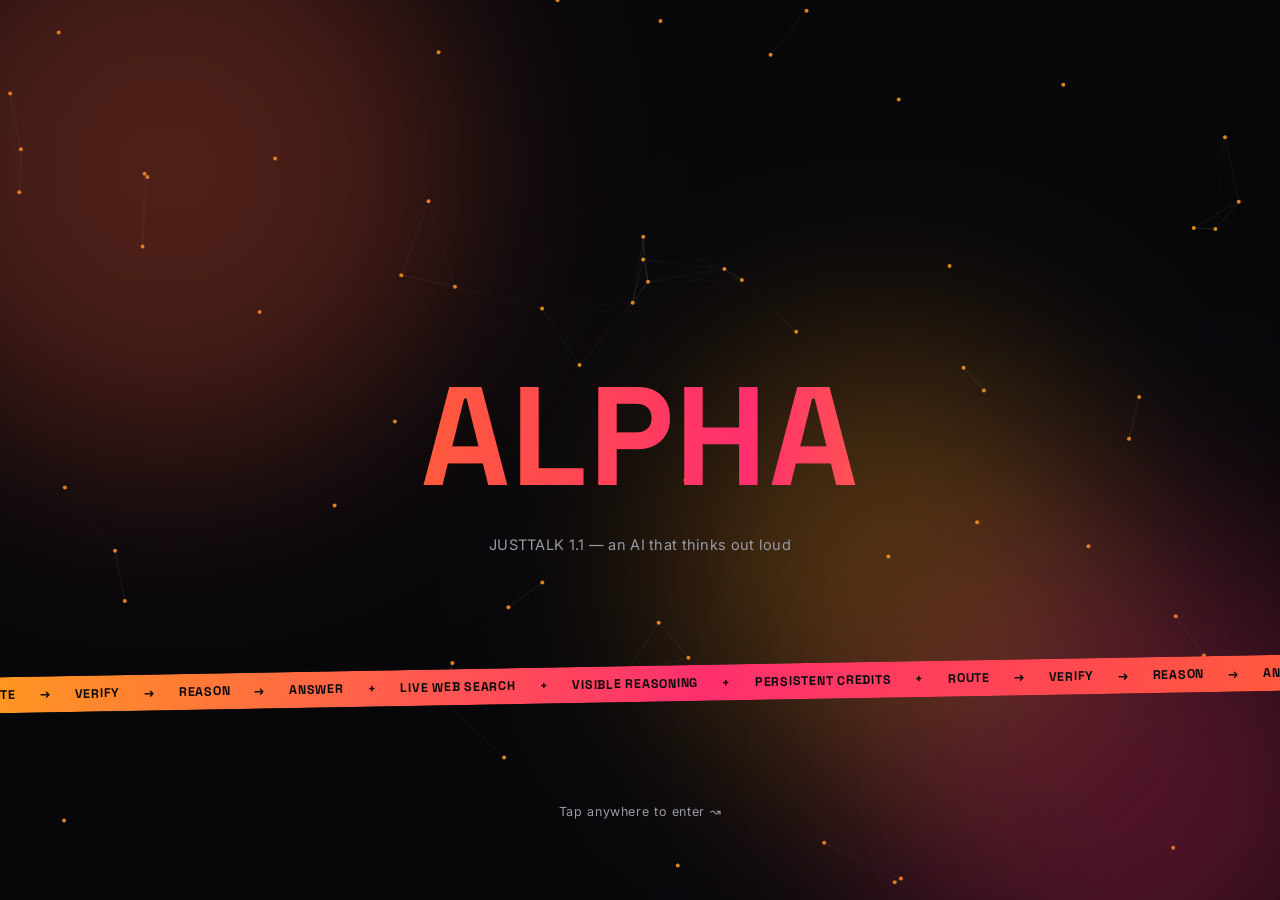
<file: index.html>
<!DOCTYPE html>
<html lang="en">
<head>
<link rel="stylesheet" href="./Style.css" />
<meta charset="UTF-8">
<meta name="viewport" content="width=device-width, initial-scale=1.0, maximum-scale=1">
<title>JUSTTALK 1.1 ALPHA</title>
<link rel="preconnect" href="https://fonts.googleapis.com">
<link rel="preconnect" href="https://fonts.gstatic.com" crossorigin>
<link href="https://fonts.googleapis.com/css2?family=Space+Grotesk:wght@400;500;600;700&family=Inter:wght@400;500;600&display=swap" rel="stylesheet">
</head>
<body>

<canvas id="starfield"></canvas>

<div class="aurora-layer" aria-hidden="true">
  <div class="aurora a1"></div>
  <div class="aurora a2"></div>
  <div class="aurora a3"></div>
</div>

<div class="meteor-layer" aria-hidden="true">
  <span class="meteor" style="--top:4%;  --delay:0s;   --dur:5.5s;"></span>
  <span class="meteor" style="--top:18%; --delay:1.6s; --dur:6.2s;"></span>
  <span class="meteor" style="--top:34%; --delay:3.1s; --dur:5s;"></span>
  <span class="meteor" style="--top:52%; --delay:0.7s; --dur:6.8s;"></span>
  <span class="meteor" style="--top:68%; --delay:2.3s; --dur:5.4s;"></span>
  <span class="meteor" style="--top:82%; --delay:4s;   --dur:6s;"></span>
</div>

<!-- ============ SPLASH VIEW ============ -->
<div id="view-splash" class="view active">
  <div class="splash-wrap">
    <div class="splash-wordmark" id="splashWordmark">
      <h1 class="rainbow-text">ALPHA</h1>
    </div>
    <p class="splash-sub">JUSTTALK 1.1 — an AI that thinks out loud</p>
  </div>
  <div class="splash-marquee" aria-hidden="true"><div class="marquee"><div class="mq-track">
    <span>ROUTE <b>→</b> VERIFY <b>→</b> REASON <b>→</b> ANSWER <b>+</b> LIVE WEB SEARCH <b>+</b> VISIBLE REASONING <b>+</b> PERSISTENT CREDITS <b>+</b></span>
    <span>ROUTE <b>→</b> VERIFY <b>→</b> REASON <b>→</b> ANSWER <b>+</b> LIVE WEB SEARCH <b>+</b> VISIBLE REASONING <b>+</b> PERSISTENT CREDITS <b>+</b></span>
  </div></div></div>
  <div class="splash-hint">Tap anywhere to enter ↝</div>
</div>

<!-- ============ AUTH VIEW ============ -->
<div id="view-auth" class="view">
  <div class="brand-row"><span class="brand-dot"></span><span class="brand-name">JUSTTALK</span><a class="site-link" href="front.html">← Website</a></div>

  <div class="auth-card">
    <div class="auth-eyebrow">1.1 ALPHA</div>
    <h1 class="auth-title">Think out loud with an AI that shows its work.</h1>
    <p class="auth-sub">Live web verification, visible reasoning, and a credit system that keeps answers honest.</p>

    <div class="auth-tabs">
      <button class="auth-tab active" id="tabSignIn">Sign in</button>
      <button class="auth-tab" id="tabSignUp">Sign up</button>
    </div>

    <div id="authFields">
      <div class="field">
        <label for="authUser">Username</label>
        <input type="text" id="authUser" placeholder="e.g. ada">
      </div>
      <div class="field">
        <label for="authPass">Password</label>
        <input type="password" id="authPass" placeholder="••••••••">
      </div>
    </div>

    <button class="btn btn-primary" id="authSubmit">Sign in</button>
    <div class="auth-error" id="authError"></div>

    <div class="auth-divider">or</div>
    <button class="btn btn-ghost" id="guestBtn">Continue as guest</button>
  </div>
</div>

<!-- ============ HUB VIEW ============ -->
<div id="view-hub" class="view">
  <div class="hub-top">
    <span class="hub-user" id="hubUserLabel">Guest</span>
    <button class="logout-link" id="hubLogout">Sign out</button>
  </div>

  <div class="hub-head">
    <h2>Choose your model</h2>
    <p>Pick which engine powers your conversation.</p>
  </div>

  <div class="model-grid">
    <div class="model-card" id="cardAlpha">
      <div class="model-glow"></div>
      <div class="model-spotlight"></div>
      <div class="model-badge">● ONLINE</div>
      <h3>Regen 1 Alpha</h3>
      <p>GPT‑OSS‑20B via Groq, with live web verification and a visible credit &amp; reasoning trail.</p>
      <div class="model-cta launch">Launch ↗</div>
    </div>

    <div class="model-card disabled" id="cardAdaptive">
      <div class="model-glow"></div>
      <div class="model-spotlight"></div>
      <div class="model-badge">COMING SOON</div>
      <h3>Regen Adaptive</h3>
      <p>A self-tuning successor model that adapts its reasoning depth to each question. In development.</p>
      <div class="model-cta soon">Not yet available</div>
    </div>
  </div>
</div>

<!-- ============ WARP TRANSITION ============ -->
<div id="view-warp" class="view">
  <canvas id="warp-canvas"></canvas>
  <div class="warp-flash"></div>
  <div class="warp-caption">Piercing into Regen 1 Alpha…</div>
</div>

<!-- ============ CHAT VIEW ============ -->
<div id="view-chat" class="view">
  <div id="app-shell">
    <div id="sidebar-overlay"></div>
    <div id="sidebar">
      <button id="newChatBtn" class="new-chat-btn">✎&nbsp;&nbsp;New chat</button>

      <div class="side-section-title">Menu</div>
      <button class="side-link" id="backToHub"><span class="ico">◧</span> Switch model</button>
      <button class="side-link" id="aboutBtn"><span class="ico">✦</span> About JUSTTALK</button>
      <button class="side-link" id="clearHistoryBtn"><span class="ico">⟲</span> Clear conversation</button>

      <div class="side-bottom">
        <div class="profile-card">
          <div class="avatar-sm" id="profileAvatar">G</div>
          <div class="profile-meta">
            <div class="profile-name" id="profileName">Guest</div>
            <div class="profile-plan">Free tier</div>
          </div>
        </div>
        <div class="toggle-card">
          <div class="label">Web Search</div>
          <label class="toggle-switch">
            <input type="checkbox" id="webSearchToggle" checked>
            <span class="toggle-slider"></span>
          </label>
        </div>
        <div class="credit-card">
          <div class="credit-card-title">System Credits</div>
          <div id="creditDisplay" class="credit-value">1000</div>
          <div class="bar-track"><div class="bar-fill" id="creditBar" style="width:100%"></div></div>
        </div>
        <button class="side-link" id="logoutBtn" style="border:1px solid var(--line);"><span class="ico">⏻</span> Sign out</button>
      </div>
    </div>

    <div id="main-container">
      <div id="header">
        <div class="h-left">
          <button id="menuToggle">☰</button>
          <span class="brand-mark">R</span><span class="hdr-title">Regen 1 Alpha</span>
        </div>
        <span class="h-status">Web Engine Active</span>
      </div>

      <div id="empty-state">
        <div class="eyebrow">⚡ <b>20B parameters</b> · Groq-hosted inference</div>
        <h1>Agent-grade reasoning.<br><span class="hl">Groq-grade speed.</span></h1>
        <p class="lead">Every message is routed, verified against the live web, and shipped with its reasoning. Try one:</p>
        <div class="chip-grid">
          <button class="chip" data-q="What's today's date?"><span class="feat-icon">⏱</span><b>What's today's date?</b><span class="pill">01 Temporal</span></button>
          <button class="chip" data-q="Who are you?"><span class="feat-icon">◎</span><b>Who are you?</b><span class="pill">02 Identity</span></button>
          <button class="chip" data-q="Write a 100 word paragraph on black holes"><span class="feat-icon">✎</span><b>Write a 100 word paragraph on black holes</b><span class="pill">03 Generation</span></button>
          <button class="chip" data-q="Who founded Tesla?"><span class="feat-icon">🌐</span><b>Who founded Tesla?</b><span class="pill">04 Factual</span></button>
        </div>
      </div>

      <div id="chat-flow"></div>

      <div id="input-container">
        <div class="input-box">
          <input type="text" id="userInput" placeholder="Message JUSTTALK 1.1 ALPHA...">
          <button id="sendBtn">↑</button>
        </div>
      </div>
    </div>
  </div>
</div>
<script src="main.js"></script>
</body>
</html>
</file>
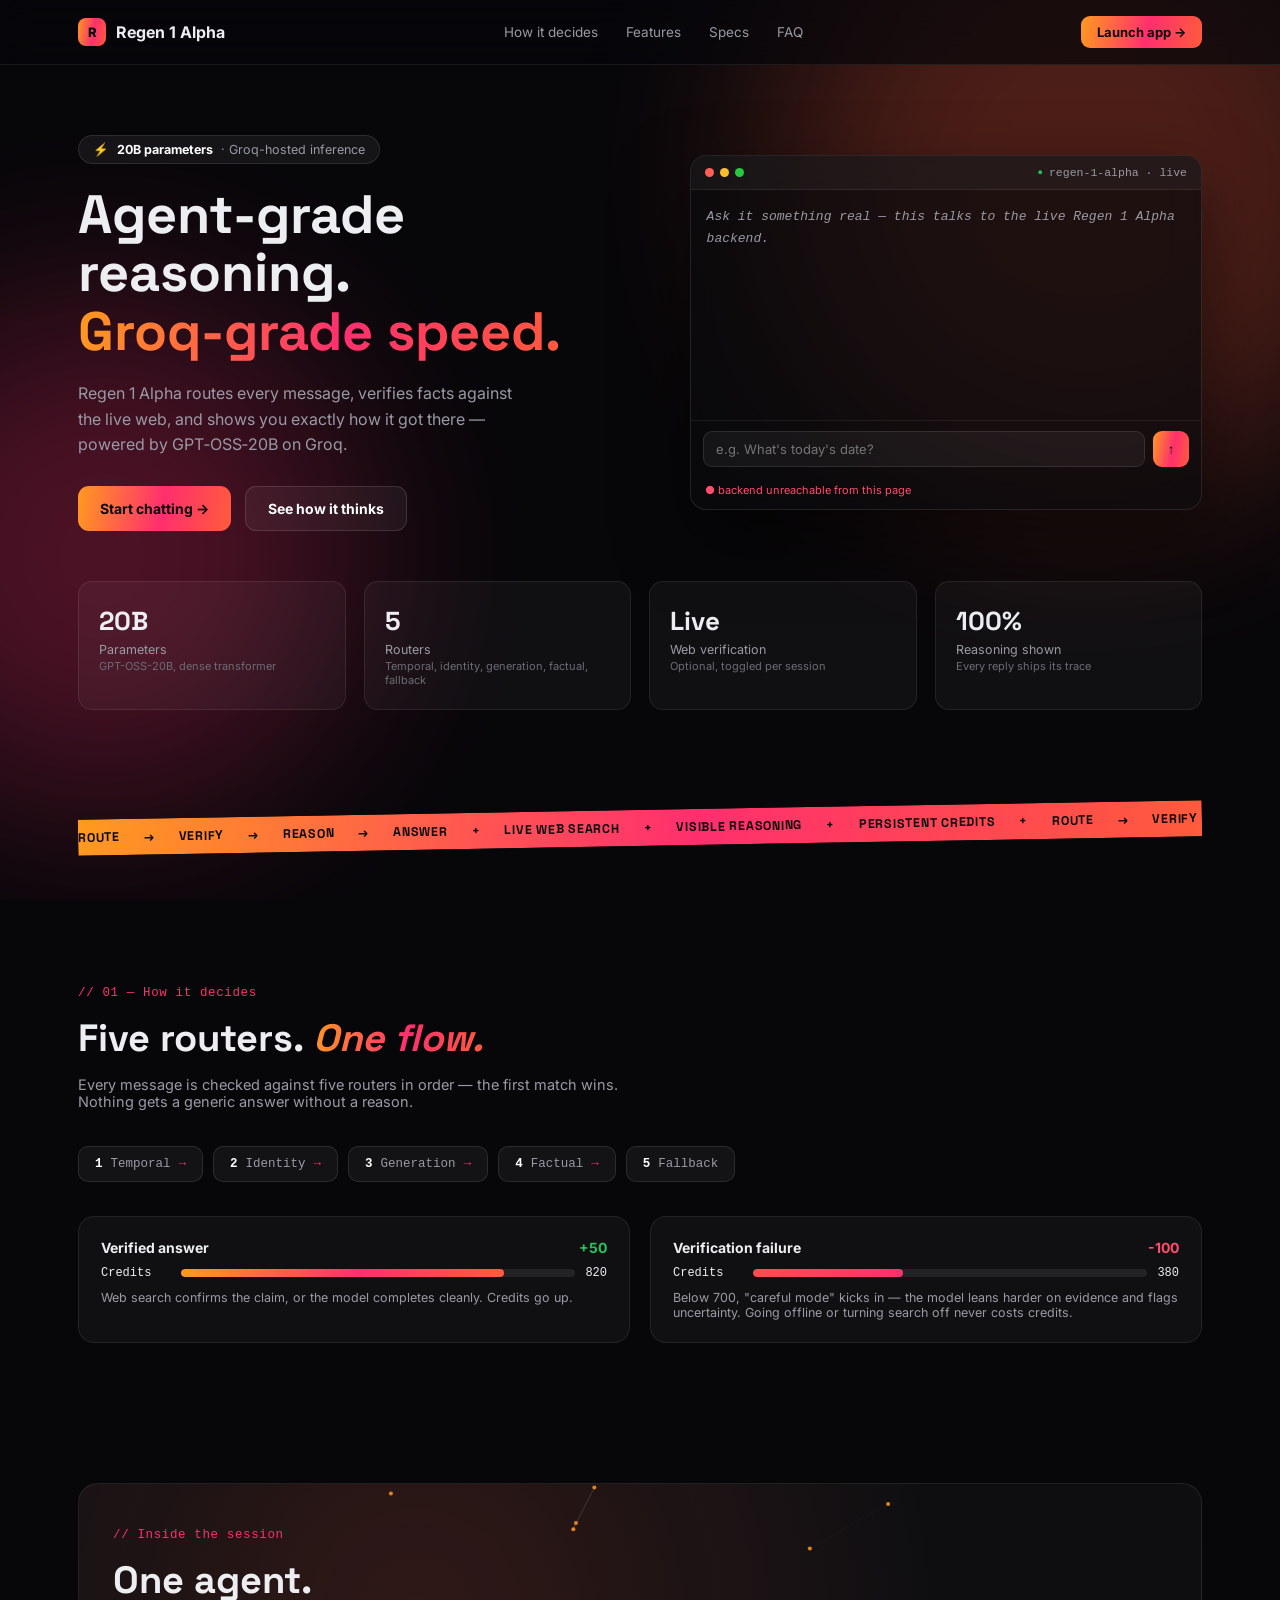
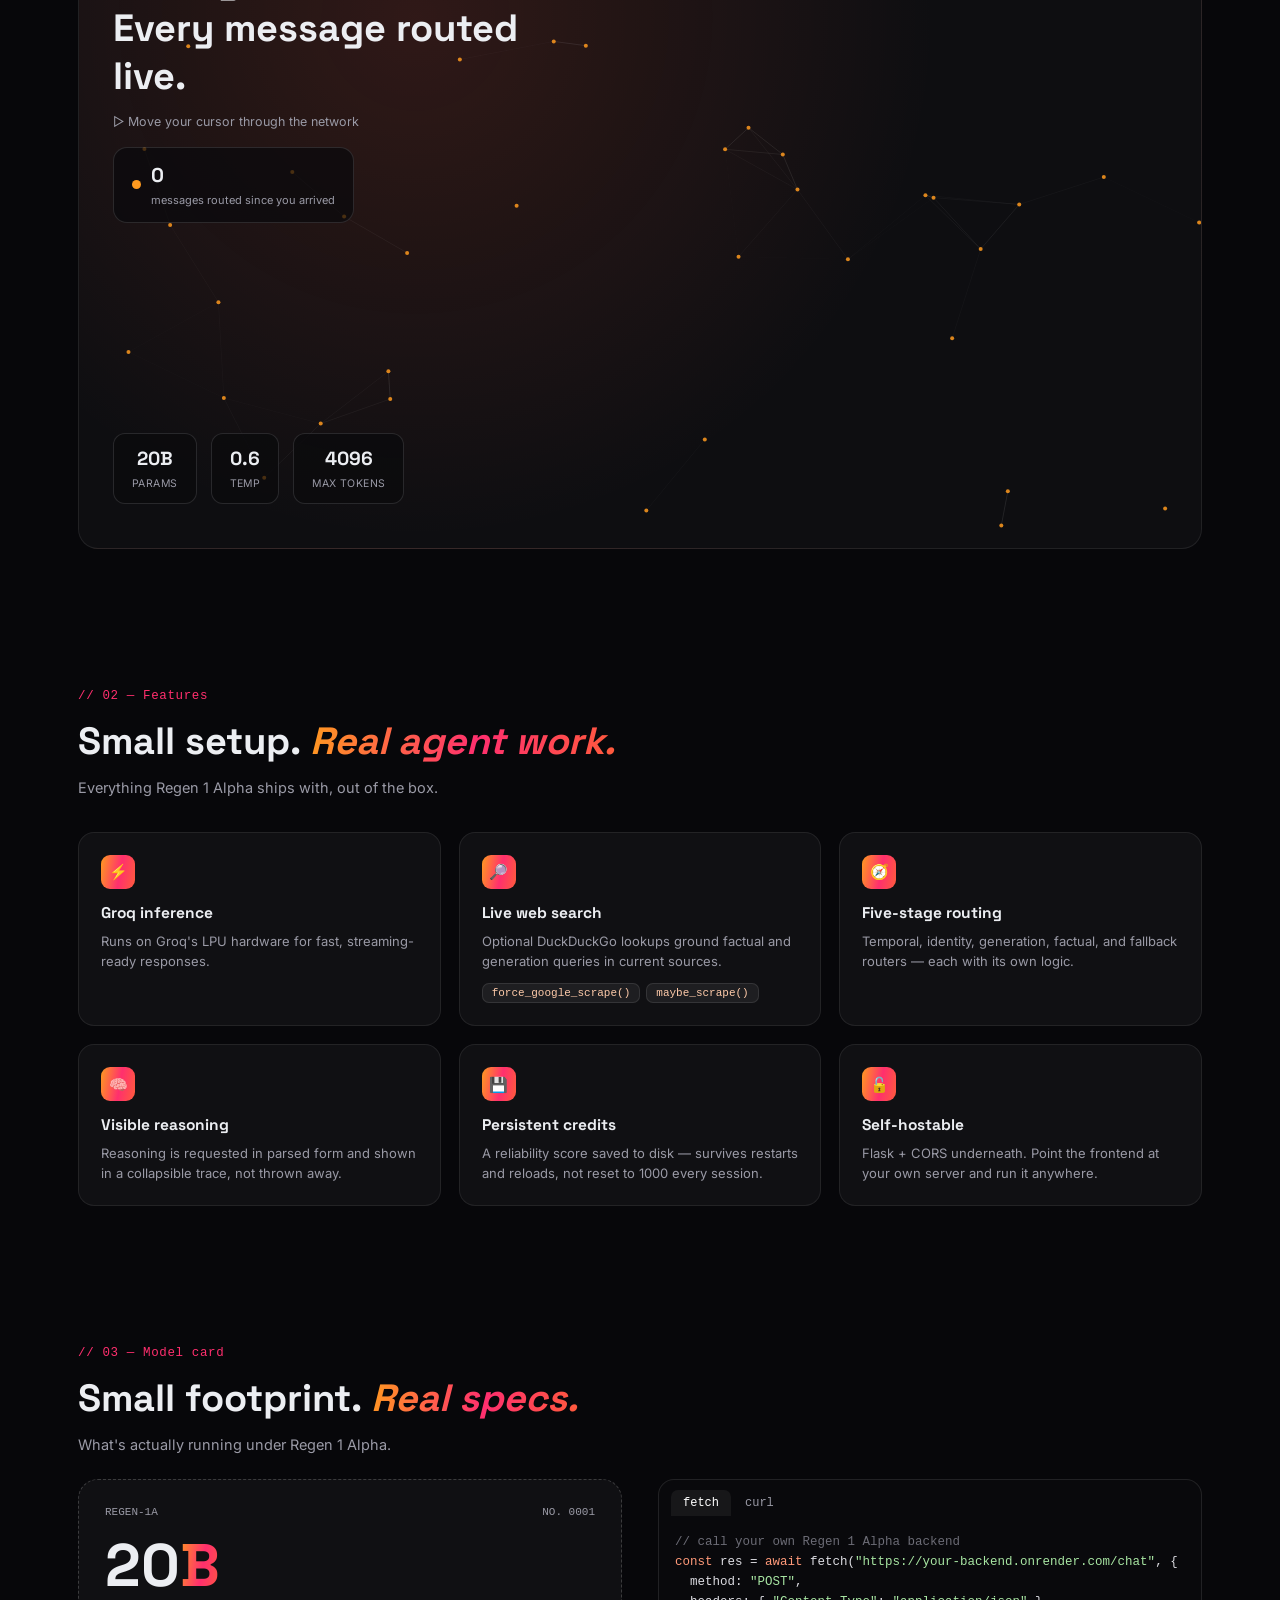
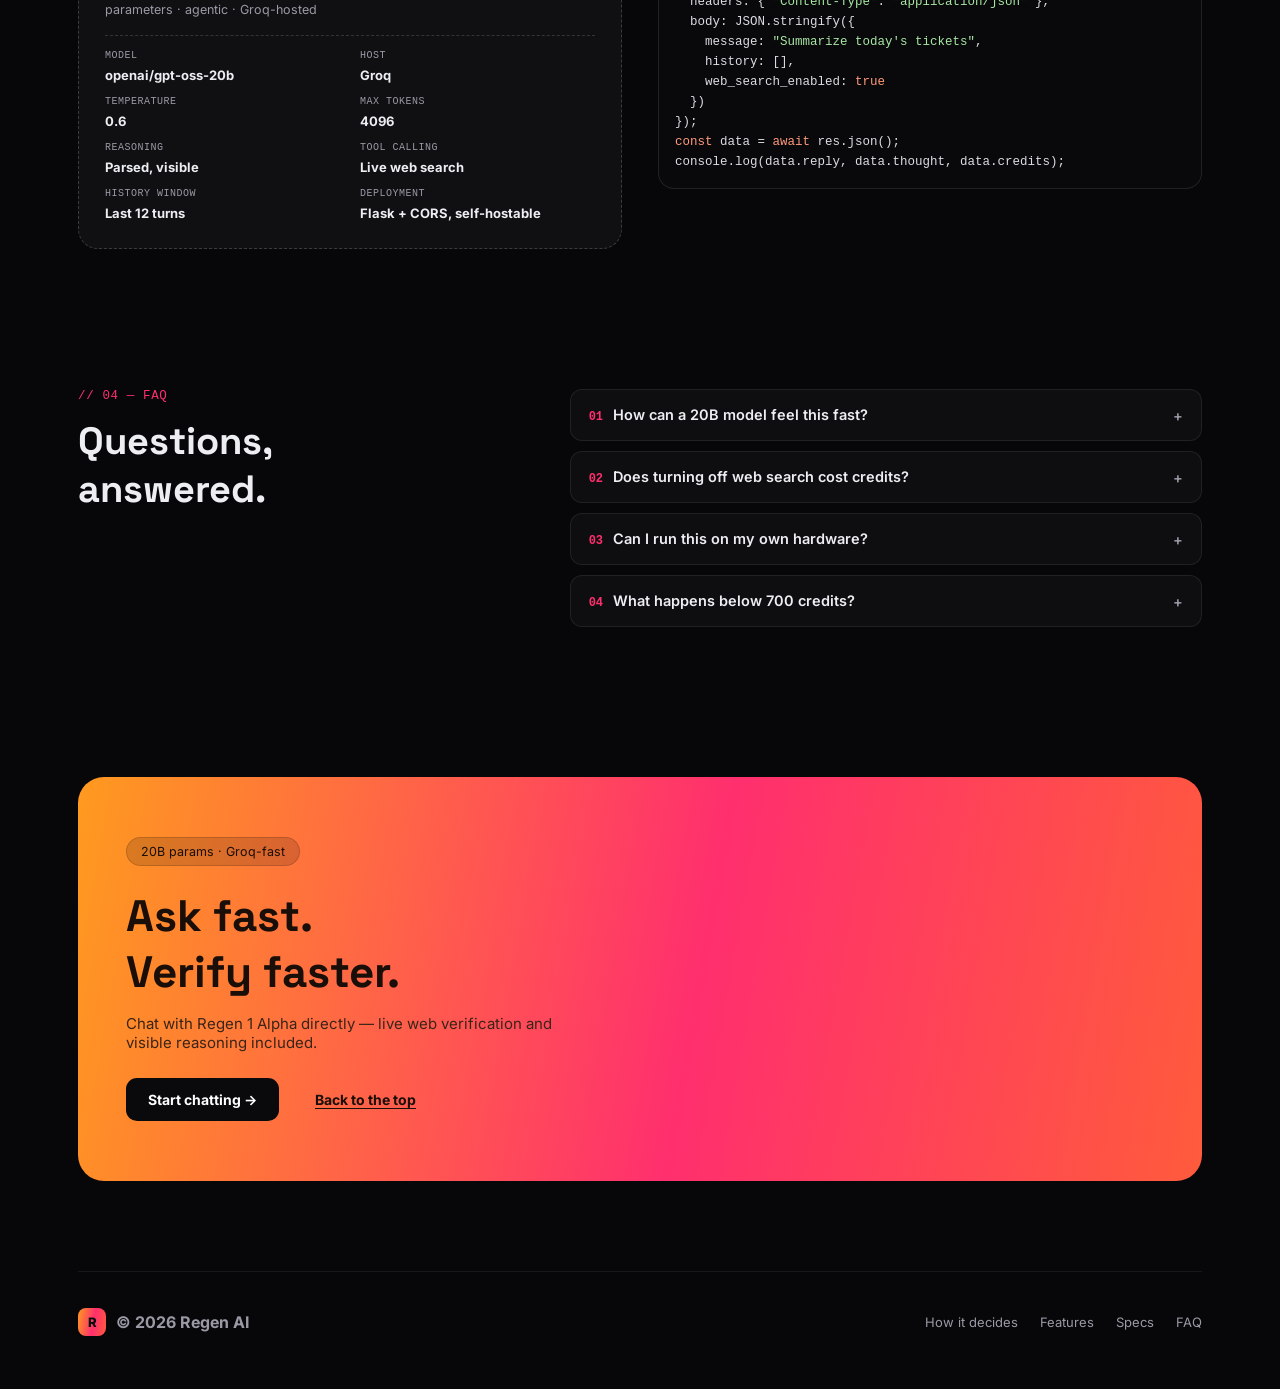
<file: front.html>
<!DOCTYPE html>
<html lang="en">
<head>
<meta charset="UTF-8">
<meta name="viewport" content="width=device-width, initial-scale=1.0, maximum-scale=1">
<title>Regen 1 Alpha — Agent-grade reasoning. Groq-grade speed.</title>
<link rel="preconnect" href="https://fonts.googleapis.com">
<link rel="preconnect" href="https://fonts.gstatic.com" crossorigin>
<link href="https://fonts.googleapis.com/css2?family=Space+Grotesk:wght@400;500;600;700&family=Inter:wght@400;500;600&display=swap" rel="stylesheet">
<style>
:root{
  --void:#07070a; --panel:#101014; --panel-2:#17171d; --line:#26262e;
  --text:#eceef2; --text-dim:#9a9aa6;
  --violet:#ff5b3c; --pink:#ff2f6e; --orange:#ff9a1f;
  --grad: linear-gradient(100deg, var(--orange), var(--pink) 55%, var(--violet));
  --green:#22c55e;
}
*{box-sizing:border-box;margin:0;padding:0;}
html{scroll-behavior:smooth;}
body{font-family:'Inter',-apple-system,BlinkMacSystemFont,sans-serif;background:var(--void);color:var(--text);overflow-x:hidden;}
h1,h2,h3,.display{font-family:'Space Grotesk',sans-serif;}
a{color:inherit;text-decoration:none;}
img,canvas{display:block;}
.wrap{max-width:1180px;margin:0 auto;padding:0 28px;}

/* ---------- NAV ---------- */
header{position:sticky;top:0;z-index:50;background:rgba(7,7,10,.7);backdrop-filter:blur(16px);border-bottom:1px solid rgba(255,255,255,.07);}
nav{display:flex;align-items:center;justify-content:space-between;padding:16px 28px;max-width:1180px;margin:0 auto;}
.brand{display:flex;align-items:center;gap:10px;font-weight:700;font-size:16px;}
.brand-mark{width:28px;height:28px;border-radius:8px;background:var(--grad);display:flex;align-items:center;justify-content:center;color:#0a0a0d;font-weight:800;font-size:13px;}
.nav-links{display:flex;gap:28px;font-size:13.5px;color:var(--text-dim);}
.nav-links a:hover{color:var(--text);}
.nav-cta{background:var(--grad);color:#0a0a0d;padding:8px 16px;border-radius:9px;font-size:13px;font-weight:700;}
.nav-mobile-hide{display:flex;}
@media (max-width:760px){.nav-mobile-hide{display:none;}}

/* ---------- BACKDROP ---------- */
.bg-glow{position:fixed;inset:0;z-index:-1;overflow:hidden;pointer-events:none;}
.bg-glow span{position:absolute;border-radius:50%;filter:blur(100px);opacity:.28;}
.bg-glow .g1{width:50vw;height:50vw;background:var(--violet);top:-16%;right:-10%;}
.bg-glow .g2{width:40vw;height:40vw;background:var(--pink);bottom:10%;left:-12%;}

/* ---------- HERO ---------- */
.hero{padding:70px 0 40px;}
.hero-grid{display:grid;grid-template-columns:1.1fr 1fr;gap:48px;align-items:center;}
@media (max-width:900px){.hero-grid{grid-template-columns:1fr;}}
.eyebrow{display:inline-flex;align-items:center;gap:8px;background:rgba(255,255,255,.06);border:1px solid rgba(255,255,255,.1);padding:6px 14px;border-radius:30px;font-size:12.5px;color:var(--text-dim);margin-bottom:22px;}
.eyebrow b{color:#fff;}
.hero h1{font-size:clamp(34px,5vw,54px);line-height:1.08;font-weight:700;margin-bottom:20px;}
.hero h1 .hl{background-image:var(--grad);-webkit-background-clip:text;background-clip:text;color:transparent;}
.hero p.lead{color:var(--text-dim);font-size:16px;line-height:1.6;max-width:46ch;margin-bottom:28px;}
.cta-row{display:flex;gap:14px;flex-wrap:wrap;}
.btn{padding:13px 22px;border-radius:11px;font-weight:700;font-size:14px;cursor:pointer;border:none;display:inline-flex;align-items:center;gap:8px;transition:.15s;}
.btn-solid{background:var(--grad);color:#0a0a0d;}
.btn-solid:hover{filter:brightness(1.08);}
.btn-ghost{background:rgba(255,255,255,.05);border:1px solid rgba(255,255,255,.12);color:#fff;}
.btn-ghost:hover{background:rgba(255,255,255,.09);}

/* live terminal card */
.term{background:rgba(10,10,13,.7);border:1px solid rgba(255,255,255,.1);border-radius:16px;overflow:hidden;backdrop-filter:blur(16px);box-shadow:0 30px 70px rgba(0,0,0,.5);}
.term-top{display:flex;align-items:center;gap:10px;padding:10px 14px;background:rgba(255,255,255,.04);border-bottom:1px solid rgba(255,255,255,.07);}
.dots{display:flex;gap:6px;}
.dots span{width:9px;height:9px;border-radius:50%;}
.dots span:nth-child(1){background:#ff5f57;} .dots span:nth-child(2){background:#febc2e;} .dots span:nth-child(3){background:#28c840;}
.term-live{flex:1;font-family:'SFMono-Regular',Consolas,monospace;font-size:11.5px;color:var(--text-dim);display:flex;align-items:center;gap:6px;justify-content:flex-end;}
.term-live::before{content:"●";color:var(--green);animation:blink 1.6s ease-in-out infinite;font-size:9px;}
@keyframes blink{0%,100%{opacity:1;}50%{opacity:.2;}}
.term-body{padding:16px 16px 10px;font-family:'SFMono-Regular',Consolas,monospace;font-size:13px;line-height:1.65;min-height:230px;max-height:360px;overflow-y:auto;color:#d7d7de;}
.term-body .prompt{color:#ffb27a;}
.term-body .muted{color:var(--text-dim);font-style:italic;}
.term-body .ok{color:var(--green);}
.term-foot{display:flex;align-items:center;gap:8px;padding:10px 12px;border-top:1px solid rgba(255,255,255,.07);}
.term-foot input{flex:1;background:rgba(255,255,255,.05);border:1px solid rgba(255,255,255,.1);border-radius:9px;padding:9px 12px;color:#fff;font-size:13px;outline:none;font-family:inherit;}
.term-foot button{background:var(--grad);color:#0a0a0d;border:none;width:36px;height:36px;border-radius:9px;font-weight:800;cursor:pointer;flex-shrink:0;}
.term-meta{display:flex;justify-content:space-between;padding:6px 14px 12px;font-size:11px;color:#707078;}

/* ---------- STATS ---------- */
.stats{display:grid;grid-template-columns:repeat(4,1fr);gap:18px;margin:50px 0;}
@media (max-width:760px){.stats{grid-template-columns:repeat(2,1fr);}}
.stat-card{background:rgba(255,255,255,.04);border:1px solid rgba(255,255,255,.08);border-radius:14px;padding:22px 20px;}
.stat-card .num{font-family:'Space Grotesk';font-weight:700;font-size:26px;margin-bottom:4px;}
.stat-card .lbl{font-size:12.5px;color:var(--text-dim);}
.stat-card .sub{font-size:11px;color:#6c6c76;margin-top:2px;}

/* ---------- MARQUEE ---------- */
.marquee-wrap{overflow:hidden;transform:rotate(-1deg);margin:10px 0 70px;}
.marquee{display:flex;white-space:nowrap;background:var(--grad);padding:10px 0;}
.mq-track{display:flex;gap:24px;animation:mq 20s linear infinite;padding-right:24px;}
.mq-track span{font-family:'Space Grotesk';font-weight:700;font-size:12.5px;letter-spacing:.06em;color:#0a0a0d;text-transform:uppercase;display:flex;gap:24px;align-items:center;}
@keyframes mq{from{transform:translateX(0);}to{transform:translateX(-50%);}}

/* ---------- SECTION SHELL ---------- */
section.block{padding:70px 0;}
.eyebrow-tag{font-family:'SFMono-Regular',Consolas,monospace;color:var(--pink);font-size:12.5px;letter-spacing:.05em;margin-bottom:14px;}
.block h2{font-size:clamp(26px,4vw,38px);font-weight:700;margin-bottom:14px;}
.block h2 i{font-style:italic;background-image:var(--grad);-webkit-background-clip:text;background-clip:text;color:transparent;}
.block > p.desc{color:var(--text-dim);font-size:14.5px;max-width:60ch;margin-bottom:36px;}

/* ---------- ROUTER FLOW ---------- */
.router-flow{display:flex;flex-wrap:wrap;gap:10px;margin-bottom:34px;}
.router-step{background:rgba(255,255,255,.05);border:1px solid rgba(255,255,255,.1);border-radius:10px;padding:10px 16px;font-family:'SFMono-Regular',Consolas,monospace;font-size:12.5px;color:var(--text-dim);display:flex;align-items:center;gap:8px;}
.router-step b{color:#fff;}
.router-arrow{color:var(--pink);font-weight:700;}
.credit-demo{display:grid;grid-template-columns:1fr 1fr;gap:20px;}
@media (max-width:760px){.credit-demo{grid-template-columns:1fr;}}
.credit-card2{background:rgba(255,255,255,.04);border:1px solid rgba(255,255,255,.08);border-radius:16px;padding:22px;}
.credit-card2 h4{font-size:14px;margin-bottom:10px;display:flex;justify-content:space-between;}
.bar-row{display:flex;align-items:center;gap:10px;margin:10px 0;font-family:'SFMono-Regular',Consolas,monospace;font-size:12px;}
.bar-track{flex:1;height:8px;border-radius:6px;background:rgba(255,255,255,.08);overflow:hidden;}
.bar-fill{height:100%;border-radius:6px;background:var(--grad);}
.bar-fill.neg{background:linear-gradient(90deg,#ff4d4d,#ff2f6e);}

/* ---------- NEURAL / ROUTER CANVAS ---------- */
.net-card{position:relative;background:radial-gradient(circle at 30% 20%, rgba(255,90,60,.14), transparent 55%), rgba(255,255,255,.03);border:1px solid rgba(255,255,255,.08);border-radius:20px;padding:44px 34px;overflow:hidden;min-height:360px;}
.net-card canvas{position:absolute;inset:0;width:100%;height:100%;}
.net-card .net-copy{position:relative;z-index:2;max-width:440px;}
.net-hint{font-size:12.5px;color:var(--text-dim);display:flex;align-items:center;gap:6px;margin-top:10px;}
.net-stats{position:relative;z-index:2;display:flex;gap:14px;margin-top:210px;flex-wrap:wrap;}
.net-pill{background:rgba(10,10,13,.7);border:1px solid rgba(255,255,255,.12);border-radius:12px;padding:12px 18px;text-align:center;}
.net-pill b{display:block;font-family:'Space Grotesk';font-size:19px;}
.net-pill span{font-size:10.5px;color:var(--text-dim);letter-spacing:.04em;}
.net-counter{position:relative;z-index:2;background:rgba(10,10,13,.7);border:1px solid rgba(255,255,255,.12);border-radius:14px;padding:14px 18px;display:inline-flex;align-items:center;gap:10px;margin-top:18px;}
.net-counter .dot{width:9px;height:9px;border-radius:50%;background:var(--orange);animation:blink 1.4s ease-in-out infinite;}
.net-counter b{font-family:'Space Grotesk';font-size:20px;}
.net-counter span{font-size:11px;color:var(--text-dim);}

/* ---------- FEATURES ---------- */
.feat-grid{display:grid;grid-template-columns:repeat(3,1fr);gap:18px;}
@media (max-width:900px){.feat-grid{grid-template-columns:repeat(2,1fr);}}
@media (max-width:600px){.feat-grid{grid-template-columns:1fr;}}
.feat-card{background:rgba(255,255,255,.04);border:1px solid rgba(255,255,255,.08);border-radius:16px;padding:22px;transition:transform .2s ease, border-color .2s ease;}
.feat-card:hover{transform:translateY(-3px);border-color:rgba(255,255,255,.18);}
.feat-icon{width:34px;height:34px;border-radius:9px;background:var(--grad);display:flex;align-items:center;justify-content:center;font-size:15px;margin-bottom:14px;}
.feat-card h3{font-size:15.5px;margin-bottom:8px;}
.feat-card p{font-size:13px;color:var(--text-dim);line-height:1.55;}
.pill-row{display:flex;flex-wrap:wrap;gap:6px;margin-top:12px;}
.pill{background:rgba(255,255,255,.06);border:1px solid rgba(255,255,255,.1);border-radius:7px;padding:3px 9px;font-family:'SFMono-Regular',Consolas,monospace;font-size:11px;color:#ffcbaa;}

/* ---------- SPECS / TICKET ---------- */
.specs-grid{display:grid;grid-template-columns:1fr 1fr;gap:36px;align-items:start;}
@media (max-width:900px){.specs-grid{grid-template-columns:1fr;}}
.ticket{background:rgba(255,255,255,.04);border:1.5px dashed rgba(255,255,255,.18);border-radius:20px;padding:26px;}
.ticket-top{display:flex;justify-content:space-between;font-family:'SFMono-Regular',Consolas,monospace;font-size:11px;color:var(--text-dim);margin-bottom:18px;}
.ticket-num{font-size:60px;font-weight:800;font-family:'Space Grotesk';line-height:1;}
.ticket-num span{background-image:var(--grad);-webkit-background-clip:text;background-clip:text;color:transparent;}
.ticket-tag{font-size:12.5px;color:var(--text-dim);margin:6px 0 18px;}
.ticket-rows{border-top:1px dashed rgba(255,255,255,.15);padding-top:14px;display:grid;grid-template-columns:1fr 1fr;gap:12px 20px;}
.ticket-rows div span{display:block;font-size:10px;color:var(--text-dim);letter-spacing:.05em;font-family:'SFMono-Regular',Consolas,monospace;margin-bottom:3px;}
.ticket-rows div b{font-size:13px;}
.code-panel{background:rgba(10,10,13,.7);border:1px solid rgba(255,255,255,.1);border-radius:16px;overflow:hidden;}
.code-tabs{display:flex;gap:2px;padding:10px 12px 0;}
.code-tab{font-size:12px;font-family:'SFMono-Regular',Consolas,monospace;color:var(--text-dim);padding:6px 12px;border-radius:7px 7px 0 0;cursor:pointer;}
.code-tab.active{background:rgba(255,255,255,.06);color:#fff;}
.code-panel pre{margin:0;padding:16px;font-family:'SFMono-Regular',Consolas,monospace;font-size:12.5px;line-height:1.6;color:#dcdce2;overflow-x:auto;}
.code-panel .k{color:#ff9a7a;} .code-panel .s{color:#a8e6a3;} .code-panel .c{color:#6c6c76;}

/* ---------- FAQ ---------- */
.faq-grid{display:grid;grid-template-columns:1fr 1.4fr;gap:40px;}
@media (max-width:900px){.faq-grid{grid-template-columns:1fr;}}
.faq-item{border:1px solid rgba(255,255,255,.08);border-radius:12px;margin-bottom:10px;overflow:hidden;background:rgba(255,255,255,.03);}
.faq-q{display:flex;justify-content:space-between;align-items:center;padding:16px 18px;cursor:pointer;font-size:14.5px;font-weight:600;}
.faq-q .n{color:var(--pink);font-family:'SFMono-Regular',Consolas,monospace;font-size:12px;margin-right:10px;}
.faq-a{max-height:0;overflow:hidden;transition:max-height .3s ease;}
.faq-a p{padding:0 18px 16px;color:var(--text-dim);font-size:13.5px;line-height:1.6;}
.faq-item.open .faq-a{max-height:220px;}
.faq-q .plus{transition:transform .2s ease;color:var(--text-dim);}
.faq-item.open .plus{transform:rotate(45deg);}

/* ---------- FINAL CTA ---------- */
.cta-panel{background:var(--grad);border-radius:26px;padding:60px 48px;position:relative;overflow:hidden;background-image:var(--grad), radial-gradient(circle, rgba(0,0,0,.15) 1px, transparent 1px);background-size:auto, 16px 16px;}
.cta-panel .eyebrow{background:rgba(0,0,0,.15);border-color:rgba(0,0,0,.15);color:#1a0e08;}
.cta-panel .eyebrow b{color:#1a0e08;}
.cta-panel h2{color:#1a0e08;font-size:clamp(28px,4.4vw,44px);margin-bottom:14px;}
.cta-panel p{color:#3a2418;max-width:52ch;margin-bottom:26px;font-size:15px;}
.cta-panel .btn-solid{background:#0a0a0d;color:#fff;}
.cta-panel .btn-ghost{background:transparent;border:none;color:#1a0e08;font-weight:700;text-decoration:underline;text-underline-offset:3px;}

footer{padding:36px 0 50px;display:flex;justify-content:space-between;align-items:center;flex-wrap:wrap;gap:14px;color:var(--text-dim);font-size:13px;border-top:1px solid rgba(255,255,255,.07);margin-top:20px;}
footer .flinks{display:flex;gap:22px;}
footer .flinks a:hover{color:#fff;}
</style>
</head>
<body>

<div class="bg-glow"><span class="g1"></span><span class="g2"></span></div>

<header>
  <nav>
    <div class="brand"><span class="brand-mark">R</span> Regen 1 Alpha</div>
    <div class="nav-links nav-mobile-hide">
      <a href="#router">How it decides</a>
      <a href="#features">Features</a>
      <a href="#specs">Specs</a>
      <a href="#faq">FAQ</a>
    </div>
    <a class="nav-cta" href="index.html">Launch app →</a>
  </nav>
</header>

<div class="wrap">

  <!-- ================= HERO ================= -->
  <section class="hero">
    <div class="hero-grid">
      <div>
        <div class="eyebrow">⚡ <b>20B parameters</b> · Groq-hosted inference</div>
        <h1>Agent-grade reasoning.<br><span class="hl">Groq-grade speed.</span></h1>
        <p class="lead">Regen 1 Alpha routes every message, verifies facts against the live web, and shows you exactly how it got there — powered by GPT‑OSS‑20B on Groq.</p>
        <div class="cta-row">
          <a class="btn btn-solid" href="index.html">Start chatting →</a>
          <a class="btn btn-ghost" href="#router">See how it thinks</a>
        </div>
      </div>

      <div class="term">
        <div class="term-top">
          <div class="dots"><span></span><span></span><span></span></div>
          <div class="term-live">regen-1-alpha · live</div>
        </div>
        <div class="term-body" id="termBody">
          <div class="muted">Ask it something real — this talks to the live Regen 1 Alpha backend.</div>
        </div>
        <div class="term-foot">
          <input id="termInput" type="text" placeholder="e.g. What's today's date?">
          <button id="termSend">↑</button>
        </div>
        <div class="term-meta">
          <span id="termStatus">● backend connecting…</span>
          <span id="termCredits"></span>
        </div>
      </div>
    </div>

    <div class="stats">
      <div class="stat-card"><div class="num">20B</div><div class="lbl">Parameters</div><div class="sub">GPT-OSS-20B, dense transformer</div></div>
      <div class="stat-card"><div class="num">5</div><div class="lbl">Routers</div><div class="sub">Temporal, identity, generation, factual, fallback</div></div>
      <div class="stat-card"><div class="num">Live</div><div class="lbl">Web verification</div><div class="sub">Optional, toggled per session</div></div>
      <div class="stat-card"><div class="num">100%</div><div class="lbl">Reasoning shown</div><div class="sub">Every reply ships its trace</div></div>
    </div>
  </section>

  <div class="marquee-wrap">
    <div class="marquee"><div class="mq-track">
      <span>ROUTE <b>→</b> VERIFY <b>→</b> REASON <b>→</b> ANSWER <b>+</b> LIVE WEB SEARCH <b>+</b> VISIBLE REASONING <b>+</b> PERSISTENT CREDITS <b>+</b></span>
      <span>ROUTE <b>→</b> VERIFY <b>→</b> REASON <b>→</b> ANSWER <b>+</b> LIVE WEB SEARCH <b>+</b> VISIBLE REASONING <b>+</b> PERSISTENT CREDITS <b>+</b></span>
    </div></div>
  </div>

  <!-- ================= ROUTER / CREDITS ================= -->
  <section class="block" id="router">
    <div class="eyebrow-tag">// 01 — How it decides</div>
    <h2>Five routers. <i>One flow.</i></h2>
    <p class="desc">Every message is checked against five routers in order — the first match wins. Nothing gets a generic answer without a reason.</p>

    <div class="router-flow">
      <div class="router-step"><b>1</b> Temporal <span class="router-arrow">→</span></div>
      <div class="router-step"><b>2</b> Identity <span class="router-arrow">→</span></div>
      <div class="router-step"><b>3</b> Generation <span class="router-arrow">→</span></div>
      <div class="router-step"><b>4</b> Factual <span class="router-arrow">→</span></div>
      <div class="router-step"><b>5</b> Fallback</div>
    </div>

    <div class="credit-demo">
      <div class="credit-card2">
        <h4>Verified answer <span style="color:var(--green)">+50</span></h4>
        <div class="bar-row"><span style="width:70px">Credits</span><div class="bar-track"><div class="bar-fill" style="width:82%"></div></div><span>820</span></div>
        <p style="color:var(--text-dim);font-size:12.5px;margin-top:8px;">Web search confirms the claim, or the model completes cleanly. Credits go up.</p>
      </div>
      <div class="credit-card2">
        <h4>Verification failure <span style="color:#ff4d6d">-100</span></h4>
        <div class="bar-row"><span style="width:70px">Credits</span><div class="bar-track"><div class="bar-fill neg" style="width:38%"></div></div><span>380</span></div>
        <p style="color:var(--text-dim);font-size:12.5px;margin-top:8px;">Below 700, "careful mode" kicks in — the model leans harder on evidence and flags uncertainty. Going offline or turning search off never costs credits.</p>
      </div>
    </div>
  </section>

  <!-- ================= NEURAL / ROUTER MAP ================= -->
  <section class="block">
    <div class="net-card">
      <canvas id="netCanvas"></canvas>
      <div class="net-copy">
        <div class="eyebrow-tag">// Inside the session</div>
        <h2>One agent.<br>Every message routed live.</h2>
        <div class="net-hint">▷ Move your cursor through the network</div>
      </div>
      <div class="net-counter">
        <span class="dot"></span>
        <div><b id="msgCounter">0</b><br><span>messages routed since you arrived</span></div>
      </div>
      <div class="net-stats">
        <div class="net-pill"><b>20B</b><span>PARAMS</span></div>
        <div class="net-pill"><b>0.6</b><span>TEMP</span></div>
        <div class="net-pill"><b>4096</b><span>MAX TOKENS</span></div>
      </div>
    </div>
  </section>

  <!-- ================= FEATURES ================= -->
  <section class="block" id="features">
    <div class="eyebrow-tag">// 02 — Features</div>
    <h2>Small setup. <i>Real agent work.</i></h2>
    <p class="desc">Everything Regen 1 Alpha ships with, out of the box.</p>

    <div class="feat-grid">
      <div class="feat-card">
        <div class="feat-icon">⚡</div>
        <h3>Groq inference</h3>
        <p>Runs on Groq's LPU hardware for fast, streaming-ready responses.</p>
      </div>
      <div class="feat-card">
        <div class="feat-icon">🔎</div>
        <h3>Live web search</h3>
        <p>Optional DuckDuckGo lookups ground factual and generation queries in current sources.</p>
        <div class="pill-row"><span class="pill">force_google_scrape()</span><span class="pill">maybe_scrape()</span></div>
      </div>
      <div class="feat-card">
        <div class="feat-icon">🧭</div>
        <h3>Five-stage routing</h3>
        <p>Temporal, identity, generation, factual, and fallback routers — each with its own logic.</p>
      </div>
      <div class="feat-card">
        <div class="feat-icon">🧠</div>
        <h3>Visible reasoning</h3>
        <p>Reasoning is requested in parsed form and shown in a collapsible trace, not thrown away.</p>
      </div>
      <div class="feat-card">
        <div class="feat-icon">💾</div>
        <h3>Persistent credits</h3>
        <p>A reliability score saved to disk — survives restarts and reloads, not reset to 1000 every session.</p>
      </div>
      <div class="feat-card">
        <div class="feat-icon">🔓</div>
        <h3>Self-hostable</h3>
        <p>Flask + CORS underneath. Point the frontend at your own server and run it anywhere.</p>
      </div>
    </div>
  </section>

  <!-- ================= SPECS ================= -->
  <section class="block" id="specs">
    <div class="eyebrow-tag">// 03 — Model card</div>
    <h2>Small footprint. <i>Real specs.</i></h2>
    <p class="desc" style="margin-bottom:26px;">What's actually running under Regen 1 Alpha.</p>

    <div class="specs-grid">
      <div class="ticket">
        <div class="ticket-top"><span>REGEN-1A</span><span>NO. 0001</span></div>
        <div class="ticket-num">20<span>B</span></div>
        <div class="ticket-tag">parameters · agentic · Groq-hosted</div>
        <div class="ticket-rows">
          <div><span>MODEL</span><b>openai/gpt-oss-20b</b></div>
          <div><span>HOST</span><b>Groq</b></div>
          <div><span>TEMPERATURE</span><b>0.6</b></div>
          <div><span>MAX TOKENS</span><b>4096</b></div>
          <div><span>REASONING</span><b>Parsed, visible</b></div>
          <div><span>TOOL CALLING</span><b>Live web search</b></div>
          <div><span>HISTORY WINDOW</span><b>Last 12 turns</b></div>
          <div><span>DEPLOYMENT</span><b>Flask + CORS, self-hostable</b></div>
        </div>
      </div>

      <div class="code-panel">
        <div class="code-tabs"><div class="code-tab active">fetch</div><div class="code-tab">curl</div></div>
        <pre><span class="c">// call your own Regen 1 Alpha backend</span>
<span class="k">const</span> res = <span class="k">await</span> fetch(<span class="s">"https://your-backend.onrender.com/chat"</span>, {
  method: <span class="s">"POST"</span>,
  headers: { <span class="s">"Content-Type"</span>: <span class="s">"application/json"</span> },
  body: JSON.stringify({
    message: <span class="s">"Summarize today's tickets"</span>,
    history: [],
    web_search_enabled: <span class="k">true</span>
  })
});
<span class="k">const</span> data = <span class="k">await</span> res.json();
console.log(data.reply, data.thought, data.credits);</pre>
      </div>
    </div>
  </section>

  <!-- ================= FAQ ================= -->
  <section class="block" id="faq">
    <div class="faq-grid">
      <div>
        <div class="eyebrow-tag">// 04 — FAQ</div>
        <h2>Questions,<br>answered.</h2>
      </div>
      <div>
        <div class="faq-item">
          <div class="faq-q"><span><span class="n">01</span>How can a 20B model feel this fast?</span><span class="plus">+</span></div>
          <div class="faq-a"><p>It runs on Groq's LPU inference hardware, which streams tokens far faster than typical GPU-hosted endpoints at this size.</p></div>
        </div>
        <div class="faq-item">
          <div class="faq-q"><span><span class="n">02</span>Does turning off web search cost credits?</span><span class="plus">+</span></div>
          <div class="faq-a"><p>No. Disabling search, or the search backend being unreachable, never deducts credits — only a genuine verification failure does.</p></div>
        </div>
        <div class="faq-item">
          <div class="faq-q"><span><span class="n">03</span>Can I run this on my own hardware?</span><span class="plus">+</span></div>
          <div class="faq-a"><p>Yes — it's a plain Flask app with CORS enabled. Point the frontend's API URL at wherever you deploy it.</p></div>
        </div>
        <div class="faq-item">
          <div class="faq-q"><span><span class="n">04</span>What happens below 700 credits?</span><span class="plus">+</span></div>
          <div class="faq-a"><p>"Careful mode" turns on: the system prompt asks the model to lean harder on web context and flag anything it isn't sure of.</p></div>
        </div>
      </div>
    </div>
  </section>

  <!-- ================= FINAL CTA ================= -->
  <section class="block">
    <div class="cta-panel">
      <div class="eyebrow">20B params · Groq-fast</div>
      <h2>Ask fast.<br>Verify faster.</h2>
      <p>Chat with Regen 1 Alpha directly — live web verification and visible reasoning included.</p>
      <div class="cta-row">
        <a class="btn btn-solid" href="index.html">Start chatting →</a>
        <a class="btn btn-ghost" href="#top">Back to the top</a>
      </div>
    </div>
  </section>

  <footer>
    <div class="brand"><span class="brand-mark">R</span> © 2026 Regen AI</div>
    <div class="flinks">
      <a href="#router">How it decides</a>
      <a href="#features">Features</a>
      <a href="#specs">Specs</a>
      <a href="#faq">FAQ</a>
    </div>
  </footer>
</div>

<script>
// ---------------------------------------------------------------------
// Live hero terminal — talks to the real Regen 1 Alpha backend.
// Change API_URL if you deploy the backend somewhere else.
// ---------------------------------------------------------------------
const API_URL = "https://justtalk-1-1-alpha-1.onrender.com/chat";
let termHistory = [];
let msgCount = 0;

const termBody = document.getElementById("termBody");
const termInput = document.getElementById("termInput");
const termSend = document.getElementById("termSend");
const termStatus = document.getElementById("termStatus");
const termCredits = document.getElementById("termCredits");

function escapeHtml(s){return s.replace(/&/g,"&amp;").replace(/</g,"&lt;").replace(/>/g,"&gt;");}

// Ping the backend once on load just to set the status line — a failed
// ping doesn't block typing, it just tells the visitor what to expect.
fetch(API_URL, { method: "OPTIONS" })
  .then(() => { termStatus.textContent = "● backend online"; termStatus.style.color = "#22c55e"; })
  .catch(() => { termStatus.textContent = "● backend unreachable from this page"; termStatus.style.color = "#ff4d6d"; });

async function sendTerm() {
  const text = termInput.value.trim();
  if (!text) return;
  termInput.value = "";
  msgCount++;
  document.getElementById("msgCounter").textContent = msgCount;

  termBody.innerHTML += `<div><span class="prompt">&gt; ${escapeHtml(text)}</span></div>`;
  const loadingLine = document.createElement("div");
  loadingLine.className = "muted";
  loadingLine.textContent = "routing…";
  termBody.appendChild(loadingLine);
  termBody.scrollTop = termBody.scrollHeight;

  termHistory.push({ role: "user", content: text });

  try {
    const res = await fetch(API_URL, {
      method: "POST",
      headers: { "Content-Type": "application/json" },
      body: JSON.stringify({ message: text, history: termHistory, web_search_enabled: true })
    });
    const data = await res.json();
    loadingLine.remove();
    termHistory.push({ role: "assistant", content: data.reply });

    termBody.innerHTML += `<div class="ok">✓ ${escapeHtml(data.reply || "")}</div>`;
    if (data.credits !== undefined) {
      termCredits.textContent = `credits: ${data.credits}`;
    }
  } catch (err) {
    loadingLine.textContent = "Backend unreachable from this page right now.";
  }
  termBody.scrollTop = termBody.scrollHeight;
}
termSend.addEventListener("click", sendTerm);
termInput.addEventListener("keydown", e => { if (e.key === "Enter") sendTerm(); });

// ---------------------------------------------------------------------
// FAQ accordion
// ---------------------------------------------------------------------
document.querySelectorAll(".faq-item").forEach(item => {
  item.querySelector(".faq-q").addEventListener("click", () => {
    const isOpen = item.classList.contains("open");
    document.querySelectorAll(".faq-item").forEach(i => i.classList.remove("open"));
    if (!isOpen) item.classList.add("open");
  });
});

// ---------------------------------------------------------------------
// Router network canvas — lightweight connected-node field, cursor-reactive
// ---------------------------------------------------------------------
const netCanvas = document.getElementById("netCanvas");
const netCtx = netCanvas.getContext("2d");
let netNodes = [];
let netMouse = { x: -9999, y: -9999 };

function sizeNet() {
  const card = netCanvas.parentElement;
  netCanvas.width = card.clientWidth;
  netCanvas.height = card.clientHeight;
}
function initNet() {
  sizeNet();
  netNodes = [];
  const count = Math.floor((netCanvas.width * netCanvas.height) / 18000);
  for (let i = 0; i < count; i++) {
    netNodes.push({
      x: Math.random() * netCanvas.width,
      y: Math.random() * netCanvas.height,
      vx: (Math.random() - 0.5) * 0.25,
      vy: (Math.random() - 0.5) * 0.25
    });
  }
}
function drawNet() {
  netCtx.clearRect(0, 0, netCanvas.width, netCanvas.height);
  for (const n of netNodes) {
    n.x += n.vx; n.y += n.vy;
    if (n.x < 0 || n.x > netCanvas.width) n.vx *= -1;
    if (n.y < 0 || n.y > netCanvas.height) n.vy *= -1;

    const dx = n.x - netMouse.x, dy = n.y - netMouse.y;
    const dist = Math.sqrt(dx * dx + dy * dy);
    if (dist < 140) { n.x += dx / dist * 0.6; n.y += dy / dist * 0.6; }
  }
  for (let i = 0; i < netNodes.length; i++) {
    for (let j = i + 1; j < netNodes.length; j++) {
      const a = netNodes[i], b = netNodes[j];
      const d = Math.hypot(a.x - b.x, a.y - b.y);
      if (d < 120) {
        netCtx.strokeStyle = `rgba(255,255,255,${0.12 * (1 - d / 120)})`;
        netCtx.lineWidth = 1;
        netCtx.beginPath(); netCtx.moveTo(a.x, a.y); netCtx.lineTo(b.x, b.y); netCtx.stroke();
      }
    }
  }
  for (const n of netNodes) {
    netCtx.fillStyle = "rgba(255,154,31,0.85)";
    netCtx.beginPath(); netCtx.arc(n.x, n.y, 2, 0, Math.PI * 2); netCtx.fill();
  }
  requestAnimationFrame(drawNet);
}
initNet();
drawNet();
window.addEventListener("resize", initNet);
netCanvas.parentElement.addEventListener("mousemove", e => {
  const r = netCanvas.getBoundingClientRect();
  netMouse.x = e.clientX - r.left;
  netMouse.y = e.clientY - r.top;
});
netCanvas.parentElement.addEventListener("mouseleave", () => { netMouse.x = -9999; netMouse.y = -9999; });
</script>
</body>
</html>
</file>
<file: Style.css>
:root{
    --void:#07070a;
    --panel:#101014;
    --panel-2:#17171d;
    --line:#26262e;
    --text:#eceef2;
    --text-dim:#9a9aa6;
    --violet:#ff5b3c;
    --pink:#ff2f6e;
    --orange:#ff9a1f;
    --grad: linear-gradient(100deg, var(--orange), var(--pink) 55%, var(--violet));
    --green:#22c55e;
    --danger:#f43f5e;
    --radius:14px;
  }
  *{box-sizing:border-box;margin:0;padding:0;}
  html,body{height:100%;}
  body{
    font-family:'Inter',-apple-system,BlinkMacSystemFont,sans-serif;
    background:var(--void);
    color:var(--text);
    overflow:hidden;
    -webkit-tap-highlight-color: transparent;
  }
  h1,h2,h3,.display{font-family:'Space Grotesk',sans-serif;}
  button{font-family:inherit;}
  #starfield{position:fixed;inset:0;z-index:0;display:block;}

  /* ---------- AMBIENT BACKGROUND LAYERS ---------- */
  .aurora-layer{position:fixed;inset:0;z-index:0;overflow:hidden;pointer-events:none;}
  .aurora{position:absolute;border-radius:50%;filter:blur(100px);opacity:.28;mix-blend-mode:screen;}
  .a1{width:46vw;height:46vw;background:var(--violet);top:-14%;left:-10%;animation:auroraDrift1 22s ease-in-out infinite;}
  .a2{width:40vw;height:40vw;background:var(--pink);bottom:-16%;right:-8%;animation:auroraDrift2 26s ease-in-out infinite;}
  .a3{width:34vw;height:34vw;background:var(--orange);top:38%;left:52%;animation:auroraDrift3 30s ease-in-out infinite;}
  @keyframes auroraDrift1{0%,100%{transform:translate(0,0) scale(1);}50%{transform:translate(8vw,10vh) scale(1.15);}}
  @keyframes auroraDrift2{0%,100%{transform:translate(0,0) scale(1);}50%{transform:translate(-9vw,-6vh) scale(1.12);}}
  @keyframes auroraDrift3{0%,100%{transform:translate(0,0) scale(1);}50%{transform:translate(-6vw,8vh) scale(1.2);}}

  .meteor-layer{position:fixed;inset:0;z-index:0;overflow:hidden;pointer-events:none;}
  .meteor{
    position:absolute;left:-10%;top:var(--top);width:140px;height:1.5px;
    background:linear-gradient(90deg, rgba(255,255,255,0), #fff 60%, rgba(255,255,255,0));
    transform:rotate(18deg);opacity:0;
    animation:meteorFall var(--dur) linear infinite;
    animation-delay:var(--delay);
  }
  @keyframes meteorFall{
    0%{transform:translate(0,0) rotate(18deg);opacity:0;}
    6%{opacity:.9;}
    70%{opacity:.5;}
    100%{transform:translate(130vw,46vh) rotate(18deg);opacity:0;}
  }

  .view{
    position:fixed;inset:0;z-index:1;
    display:none;
    flex-direction:column;
    align-items:center;justify-content:center;
    opacity:0;
    transition:opacity .6s ease;
  }
  .view.active{display:flex;opacity:1;}

  /* ---------- SPLASH VIEW ---------- */
  #view-splash{cursor:pointer;}
  .splash-wrap{text-align:center;animation:splashIn 1s cubic-bezier(.22,1,.36,1) both;}
  @keyframes splashIn{from{opacity:0;transform:translateY(18px) scale(.96);}to{opacity:1;transform:translateY(0) scale(1);}}
  .rainbow-text{
    font-size:clamp(56px,14vw,140px);
    font-weight:700;
    letter-spacing:.01em;
    background-image:linear-gradient(90deg,var(--violet),var(--pink),var(--orange),#facc15,var(--violet));
    background-size:300% 100%;
    -webkit-background-clip:text;background-clip:text;color:transparent;
    animation:rainbowRun 6s linear infinite;
    transition:animation-duration .3s ease;
  }
  #splashWordmark:hover .rainbow-text{animation-duration:1.4s;}
  @keyframes rainbowRun{0%{background-position:0% 50%;}100%{background-position:300% 50%;}}
  .splash-sub{margin-top:10px;color:var(--text-dim);font-size:14.5px;letter-spacing:.02em;}
  .splash-hint{
    position:absolute;bottom:9%;left:0;right:0;text-align:center;
    color:var(--text-dim);font-size:12.5px;letter-spacing:.05em;
    animation:hintPulse 2.2s ease-in-out infinite;
  }
  @keyframes hintPulse{0%,100%{opacity:.45;}50%{opacity:1;}}

  /* ---------- AUTH VIEW ---------- */
  #view-auth{ padding:24px; }
  .brand-row{position:absolute;top:28px;left:32px;display:flex;align-items:center;gap:10px;}
  .brand-dot{width:10px;height:10px;border-radius:50%;background:var(--grad);}
  .brand-name{font-family:'Space Grotesk';font-weight:600;letter-spacing:.02em;font-size:15px;}

  .auth-card{
    position:relative;
    width:100%;max-width:420px;
    background:rgba(16,16,20,.72);
    border:1px solid var(--line);
    border-radius:20px;
    padding:36px 32px 30px;
    backdrop-filter:blur(14px);
    overflow:hidden;
    animation:cardRise .7s cubic-bezier(.22,1,.36,1) both;
    animation-delay:.1s;
  }
  @keyframes cardRise{from{opacity:0;transform:translateY(24px);}to{opacity:1;transform:translateY(0);}}
  .auth-card::before{
    content:"";
    position:absolute; inset:-2px;
    background:var(--grad);
    opacity:.55;
    z-index:-1;
    filter:blur(30px);
    transform:translateY(20%) scale(1.1);
  }
  .auth-card::after{
    content:"";
    position:absolute; inset:0;
    border-radius:20px;
    padding:1px;
    background:linear-gradient(160deg, rgba(255,255,255,.18), transparent 40%);
    -webkit-mask:linear-gradient(#000 0 0) content-box, linear-gradient(#000 0 0);
    -webkit-mask-composite: xor; mask-composite:exclude;
    pointer-events:none;
  }
  .auth-eyebrow{color:var(--text-dim);font-size:13px;margin-bottom:6px;}
  .auth-title{font-size:26px;font-weight:600;line-height:1.25;margin-bottom:8px;}
  .auth-sub{color:var(--text-dim);font-size:14px;line-height:1.5;margin-bottom:26px;max-width:34ch;}

  .auth-tabs{display:flex;gap:4px;background:var(--panel-2);border:1px solid var(--line);border-radius:10px;padding:4px;margin-bottom:20px;}
  .auth-tab{flex:1;text-align:center;padding:8px 0;border-radius:7px;font-size:13px;color:var(--text-dim);cursor:pointer;border:none;background:transparent;transition:.15s;}
  .auth-tab.active{background:var(--panel);color:var(--text);}

  .field{margin-bottom:14px;}
  .field label{display:block;font-size:12px;color:var(--text-dim);margin-bottom:6px;}
  .field input{
    width:100%;background:var(--panel-2);border:1px solid var(--line);
    border-radius:9px;padding:11px 13px;color:var(--text);font-size:14px;outline:none;
    transition:border-color .15s;
  }
  .field input:focus{border-color:var(--violet);}

  .btn{
    width:100%;padding:12px;border-radius:10px;border:none;cursor:pointer;
    font-size:14px;font-weight:600;transition:transform .15s ease, filter .15s ease, border-color .15s ease, background .15s ease;
    position:relative;overflow:hidden;
  }
  .btn:active{transform:scale(.97);}
  .btn::after{
    content:"";position:absolute;top:0;left:-60%;width:40%;height:100%;
    background:linear-gradient(115deg, transparent, rgba(255,255,255,.35), transparent);
    transform:skewX(-20deg);transition:left .6s ease;pointer-events:none;
  }
  .btn:hover::after{left:130%;}
  .btn-primary{background:var(--grad);color:#0a0a0d;margin-top:4px;}
  .btn-primary:hover{filter:brightness(1.08);}
  .btn-ghost{
    background:rgba(255,255,255,.02);border:1px solid var(--line);color:var(--text);
    margin-top:10px;backdrop-filter:blur(6px);
  }
  .btn-ghost:hover{border-color:#3a3a44;background:var(--panel-2);}
  .auth-error{color:var(--danger);font-size:12.5px;margin-top:10px;min-height:1em;}
  .auth-divider{display:flex;align-items:center;gap:10px;color:var(--text-dim);font-size:11px;margin:18px 0 4px;}
  .auth-divider::before,.auth-divider::after{content:"";flex:1;height:1px;background:var(--line);}

  /* ---------- HUB VIEW ---------- */
  #view-hub{padding:24px;}
  .hub-top{position:absolute;top:26px;right:28px;display:flex;align-items:center;gap:14px;}
  .hub-user{color:var(--text-dim);font-size:13px;}
  .logout-link{color:var(--text-dim);font-size:13px;background:none;border:none;cursor:pointer;text-decoration:underline;text-underline-offset:3px;}
  .logout-link:hover{color:var(--text);}

  .hub-head{text-align:center;margin-bottom:38px;}
  .hub-head h2{font-size:28px;font-weight:600;margin-bottom:8px;}
  .hub-head p{color:var(--text-dim);font-size:14px;}

  @property --angle{syntax:'<angle>';inherits:false;initial-value:0deg;}

  .model-grid{display:flex;gap:22px;flex-wrap:wrap;justify-content:center;max-width:760px;padding:0 16px;}
  .model-card{
    width:300px;min-height:230px;border-radius:18px;border:1px solid var(--line);
    background:var(--panel);padding:26px 24px;display:flex;flex-direction:column;
    cursor:pointer;transition:border-color .2s, transform .25s ease, box-shadow .25s ease;
    position:relative;overflow:hidden;
    animation:cardRise .7s cubic-bezier(.22,1,.36,1) both;
  }
  #cardAlpha{animation-delay:.15s;}
  #cardAdaptive{animation-delay:.28s;}
  .model-card:hover{border-color:transparent;transform:translateY(-5px);box-shadow:0 18px 40px rgba(0,0,0,.4);}
  .model-card.disabled{cursor:default;opacity:.55;}
  .model-card.disabled:hover{transform:none;border-color:var(--line);box-shadow:none;}
  .model-card::before{
    content:"";position:absolute;inset:0;border-radius:inherit;padding:1.5px;
    background:conic-gradient(from var(--angle), transparent 0 60%, var(--violet), var(--pink), var(--orange), transparent 100%);
    -webkit-mask:linear-gradient(#000 0 0) content-box, linear-gradient(#000 0 0);
    -webkit-mask-composite:xor;mask-composite:exclude;
    opacity:0;transition:opacity .3s ease;
    animation:rotateBorder 3.2s linear infinite;
    pointer-events:none;
  }
  .model-card:not(.disabled):hover::before{opacity:1;}
  @keyframes rotateBorder{to{--angle:360deg;}}
  .model-spotlight{
    position:absolute;inset:0;border-radius:inherit;pointer-events:none;opacity:0;transition:opacity .25s ease;
    background:radial-gradient(220px circle at var(--mx,50%) var(--my,50%), rgba(255,255,255,.10), transparent 65%);
  }
  .model-card:hover .model-spotlight{opacity:1;}
  .model-glow{position:absolute;top:-60px;right:-60px;width:160px;height:160px;border-radius:50%;background:var(--grad);filter:blur(50px);opacity:.35;transition:opacity .3s ease, transform .4s ease;}
  .model-card:hover .model-glow{opacity:.55;transform:scale(1.1);}
  .model-badge{align-self:flex-start;font-size:10.5px;letter-spacing:.04em;color:var(--text-dim);border:1px solid var(--line);padding:3px 9px;border-radius:20px;margin-bottom:16px;}
  .model-card h3{font-size:19px;margin-bottom:8px;}
  .model-card p{font-size:13px;color:var(--text-dim);line-height:1.5;flex:1;}
  .model-cta{margin-top:16px;font-size:13px;font-weight:600;display:flex;align-items:center;gap:6px;transition:gap .2s ease;}
  .model-card:not(.disabled):hover .model-cta{gap:10px;}
  .model-cta.launch{color:#fff;}
  .model-cta.soon{color:var(--text-dim);}

  /* ---------- WARP TRANSITION ---------- */
  #view-warp{background:var(--void);}
  #warp-canvas{position:absolute;inset:0;}
  .warp-flash{position:absolute;inset:0;background:#fff;opacity:0;pointer-events:none;animation:warpFlash 2.6s ease-in forwards;}
  @keyframes warpFlash{0%,86%{opacity:0;}97%{opacity:.95;}100%{opacity:0;}}
  .warp-caption{
    position:absolute;bottom:14%;left:0;right:0;text-align:center;color:var(--text-dim);
    font-size:13px;letter-spacing:.08em;animation:captionFade 2.6s ease both;
  }
  @keyframes captionFade{0%{opacity:0;letter-spacing:.3em;}20%{opacity:1;letter-spacing:.08em;}82%{opacity:1;}100%{opacity:0;}}

  /* ---------- CHAT VIEW ---------- */
  #view-chat{align-items:stretch;justify-content:stretch;}
  #app-shell{display:flex;height:100%;width:100%;background:var(--void);}

  #sidebar{
    width:264px;background:#0b0b0e;border-right:1px solid var(--line);
    display:flex;flex-direction:column;padding:14px;flex-shrink:0;
    transition:transform .25s ease;
  }
  .side-section-title{font-size:11px;text-transform:uppercase;letter-spacing:.04em;color:var(--text-dim);margin:14px 4px 8px;}
  .new-chat-btn{border:1px solid var(--line);border-radius:9px;padding:10px 12px;color:#fff;font-size:13.5px;background:transparent;cursor:pointer;text-align:left;display:flex;align-items:center;gap:8px;transition:.15s;}
  .new-chat-btn:hover{background:var(--panel-2);}
  .side-link{display:flex;align-items:center;gap:10px;padding:9px 10px;border-radius:9px;color:var(--text-dim);font-size:13.5px;cursor:pointer;border:none;background:transparent;width:100%;text-align:left;position:relative;transition:color .15s ease, padding-left .18s ease;}
  .side-link::before{content:"";position:absolute;left:0;top:0;bottom:0;width:2px;border-radius:2px;background:var(--grad);transform:scaleY(0);transition:transform .18s ease;}
  .side-link:hover{background:var(--panel-2);color:var(--text);padding-left:14px;}
  .side-link:hover::before{transform:scaleY(1);}
  .side-link .ico{width:16px;text-align:center;}

  .profile-card{display:flex;align-items:center;gap:10px;padding:10px;border-radius:10px;border:1px solid var(--line);background:var(--panel);margin-bottom:6px;}
  .avatar-sm{width:30px;height:30px;border-radius:50%;background:var(--grad);display:flex;align-items:center;justify-content:center;font-size:12px;font-weight:700;color:#0a0a0d;flex-shrink:0;}
  .profile-meta{overflow:hidden;}
  .profile-name{font-size:13px;font-weight:600;white-space:nowrap;overflow:hidden;text-overflow:ellipsis;}
  .profile-plan{font-size:11px;color:var(--text-dim);}

  .side-bottom{margin-top:auto;display:flex;flex-direction:column;gap:10px;}
  .toggle-card{background:var(--panel);border-radius:10px;padding:11px 12px;border:1px solid var(--line);display:flex;align-items:center;justify-content:space-between;}
  .toggle-card .label{font-size:12.5px;color:var(--text-dim);}
  .toggle-switch{position:relative;display:inline-block;width:38px;height:21px;flex-shrink:0;}
  .toggle-switch input{opacity:0;width:0;height:0;}
  .toggle-slider{position:absolute;cursor:pointer;inset:0;background:var(--line);transition:.2s;border-radius:22px;}
  .toggle-slider:before{position:absolute;content:"";height:15px;width:15px;left:3px;bottom:3px;background:#fff;transition:.2s;border-radius:50%;}
  .toggle-switch input:checked + .toggle-slider{background:var(--violet);}
  .toggle-switch input:checked + .toggle-slider:before{transform:translateX(17px);}
  .credit-card{background:var(--panel);border-radius:10px;padding:11px 12px;border:1px solid var(--line);}
  .credit-card-title{font-size:10.5px;text-transform:uppercase;color:var(--text-dim);font-weight:600;margin-bottom:3px;letter-spacing:.03em;}
  .credit-value{font-size:17px;font-weight:700;color:var(--green);font-family:'Space Grotesk';}

  #main-container{flex:1;display:flex;flex-direction:column;min-width:0;background:var(--void);}
  #header{height:52px;border-bottom:1px solid var(--line);display:flex;align-items:center;justify-content:space-between;padding:0 18px;font-weight:600;font-size:14.5px;color:var(--text-dim);flex-shrink:0;}
  #header .h-left{display:flex;align-items:center;gap:12px;}
  #menuToggle{display:none;background:none;border:none;color:var(--text);font-size:20px;cursor:pointer;line-height:1;}
  .h-status{font-size:11.5px;color:var(--green);display:flex;align-items:center;gap:5px;}

  #chat-flow{flex:1;overflow-y:auto;padding:22px 0;display:flex;flex-direction:column;gap:26px;}
  .chat-row{width:100%;max-width:760px;margin:0 auto;padding:0 20px;display:flex;gap:14px;}
  .chat-row.msg-enter{animation:rowEnter .45s cubic-bezier(.22,1,.36,1) both;}
  @keyframes rowEnter{from{opacity:0;transform:translateY(10px);filter:blur(4px);}to{opacity:1;transform:translateY(0);filter:blur(0);}}
  .user-row{justify-content:flex-end;}

  .avatar{width:30px;height:30px;border-radius:50%;display:flex;align-items:center;justify-content:center;font-size:12px;font-weight:700;flex-shrink:0;}
  .bot-avatar{background:var(--grad);color:#0a0a0d;}
  .user-avatar{background:#2b2b33;color:#fff;border:1px solid var(--line);}

  .bubble-container{flex:1;max-width:85%;min-width:0;}
  .user-bubble{background:var(--panel-2);padding:10px 15px;border-radius:16px;color:var(--text);display:inline-block;float:right;font-size:14.5px;line-height:1.5;}
  .bot-bubble{color:var(--text);font-size:14.5px;line-height:1.65;white-space:pre-wrap;word-break:break-word;}

  .think-bar{background:#0b0b0e;border:1px solid var(--line);border-radius:10px;margin-bottom:12px;overflow:hidden;font-size:12px;}
  .think-header{padding:8px 12px;background:var(--panel-2);color:#b6b6c2;cursor:pointer;display:flex;justify-content:space-between;align-items:center;font-weight:600;}
  .think-content{padding:10px 12px;color:#8e8ea0;font-style:italic;white-space:pre-wrap;word-break:break-word;max-height:280px;overflow-y:auto;}

  .meta-row{display:flex;align-items:center;gap:12px;margin-top:8px;}
  .meta-tag{font-size:11px;color:#707078;}
  .copy-msg-btn{font-size:11px;color:var(--text-dim);background:var(--panel-2);border:1px solid var(--line);border-radius:6px;padding:3px 9px;cursor:pointer;transition:.15s;}
  .copy-msg-btn:hover{color:#fff;border-color:#3a3a44;}

  .code-box{background:#0b0b0e;border:1px solid var(--line);border-radius:10px;margin:10px 0;overflow:hidden;}
  .code-box-header{display:flex;justify-content:space-between;align-items:center;padding:7px 12px;background:var(--panel-2);font-size:11.5px;color:var(--text-dim);}
  .code-box-header button{font-size:11px;color:var(--text-dim);background:transparent;border:1px solid var(--line);border-radius:6px;padding:3px 9px;cursor:pointer;}
  .code-box-header button:hover{color:#fff;border-color:#3a3a44;}
  .code-box pre{margin:0;padding:12px 14px;overflow-x:auto;font-family:'SFMono-Regular',Consolas,monospace;font-size:13px;color:#dcdce2;white-space:pre;}

  #input-container{width:100%;max-width:760px;margin:0 auto 22px auto;padding:0 20px;flex-shrink:0;}
  .input-box{background:var(--panel-2);border:1px solid var(--line);border-radius:16px;padding:10px 14px;display:flex;align-items:center;gap:10px;}
  .input-box input{flex:1;background:transparent;border:none;outline:none;color:#fff;font-size:14.5px;}
  .input-box button{background:#3a3a44;color:#0a0a0d;border:none;width:32px;height:32px;border-radius:50%;cursor:pointer;display:flex;align-items:center;justify-content:center;font-size:16px;font-weight:bold;transition:.2s;flex-shrink:0;}
  .input-box button.active{background:var(--grad);color:#0a0a0d;animation:sendPulse 1.6s ease-in-out infinite;}
  .input-box button:active{transform:scale(.9);}
  @keyframes sendPulse{0%,100%{box-shadow:0 0 0 0 rgba(255,91,60,.45);}50%{box-shadow:0 0 0 6px rgba(255,91,60,0);}}
  .input-box{transition:border-color .2s ease;}
  .input-box:focus-within{border-color:var(--violet);}

  #sidebar-overlay{display:none;position:fixed;inset:0;background:rgba(0,0,0,.55);z-index:5;}

  /* ---------- RESPONSIVE ---------- */
  @media (max-width:900px){
    #menuToggle{display:block;}
    #sidebar{position:fixed;top:0;left:0;bottom:0;z-index:10;transform:translateX(-100%);box-shadow:0 0 40px rgba(0,0,0,.5);}
    #sidebar.open{transform:translateX(0);}
    #sidebar-overlay.show{display:block;}
    .bubble-container{max-width:100%;}
    .model-grid{gap:16px;}
    .model-card{width:100%;max-width:340px;}
  }
  @media (max-width:520px){
    .auth-card{padding:28px 20px 24px;border-radius:16px;}
    .auth-title{font-size:22px;}
    .chat-row{padding:0 12px;gap:10px;}
    #input-container{padding:0 12px;}
    .hub-head h2{font-size:23px;}
  }

  /* ---------- MOTION SAFETY ---------- */
  @media (prefers-reduced-motion: reduce){
    *{animation-duration:.001ms !important;animation-iteration-count:1 !important;transition-duration:.001ms !important;}
  }


/* =========================================================================
   LANDING-SYNC LAYER (same motion language as landing.html)
   ========================================================================= */
@keyframes blink{0%,100%{opacity:1;}50%{opacity:.2;}}

/* live status dot, like the landing terminal */
.h-status::before{content:"";width:7px;height:7px;border-radius:50%;background:var(--green);animation:blink 1.6s ease-in-out infinite;}

/* card hover lift, same as landing .feat-card */
.profile-card,.toggle-card,.credit-card{transition:transform .2s ease, border-color .2s ease;}
.profile-card:hover,.toggle-card:hover,.credit-card:hover{transform:translateY(-3px);border-color:rgba(255,255,255,.18);}

/* credit number pulses when it changes */
.credit-value{display:inline-block;transition:color .3s ease;}
.credit-value.bump{animation:creditBump .5s cubic-bezier(.22,1,.36,1);}
@keyframes creditBump{0%{transform:scale(1);}40%{transform:scale(1.25);}100%{transform:scale(1);}}

/* "routing..." loader line, same as landing terminal */
.think-content.routing{animation:blink 1.2s ease-in-out infinite;}
.think-bar{position:relative;}
.think-bar.live::after{
  content:"";position:absolute;left:0;bottom:0;height:2px;width:40%;
  background:var(--grad);animation:thinkSweep 1.3s ease-in-out infinite;
}
@keyframes thinkSweep{0%{transform:translateX(-100%);}100%{transform:translateX(260%);}}

/* gradient marquee strip (same as landing) on the splash screen */
.splash-marquee{position:absolute;left:-2%;right:-2%;bottom:22%;overflow:hidden;transform:rotate(-1deg);pointer-events:none;}
.splash-marquee .marquee{display:flex;white-space:nowrap;background:var(--grad);padding:10px 0;}
.splash-marquee .mq-track{display:flex;gap:24px;animation:mq 20s linear infinite;padding-right:24px;}
.splash-marquee .mq-track span{font-family:'Space Grotesk';font-weight:700;font-size:12.5px;letter-spacing:.06em;color:#0a0a0d;text-transform:uppercase;display:flex;gap:24px;align-items:center;}
@keyframes mq{from{transform:translateX(0);}to{transform:translateX(-50%);}}

/* back-to-website link */
.site-link{color:var(--text-dim);font-size:13px;text-decoration:none;transition:color .15s;}
.site-link:hover{color:var(--text);}
.brand-row .site-link{margin-left:14px;}


/* =========================================================================
   LANDING UX PORT: nav header, hero empty-state, router chips, glass input
   ========================================================================= */
#main-container{position:relative;}
#header{background:rgba(7,7,10,.7);backdrop-filter:blur(16px);-webkit-backdrop-filter:blur(16px);border-bottom:1px solid rgba(255,255,255,.07);}
.brand-mark{width:28px;height:28px;border-radius:8px;background:var(--grad);display:flex;align-items:center;justify-content:center;color:#0a0a0d;font-weight:800;font-size:13px;font-family:'Space Grotesk';}
.hdr-title{color:var(--text);font-family:'Space Grotesk';font-weight:700;}

/* glass terminal-style input */
.input-box{background:rgba(10,10,13,.7);border:1px solid rgba(255,255,255,.1);backdrop-filter:blur(16px);box-shadow:0 30px 70px rgba(0,0,0,.35);}
.input-box button{border-radius:10px;width:36px;height:36px;background:rgba(255,255,255,.08);color:#fff;}
.input-box button.active{color:#0a0a0d;}

/* hero empty state (landing hero) */
#empty-state{position:absolute;top:52px;bottom:96px;left:0;right:0;z-index:1;display:flex;flex-direction:column;align-items:center;justify-content:center;text-align:center;padding:20px;overflow-y:auto;transition:opacity .4s ease, transform .4s ease;}
#empty-state.hide{opacity:0;visibility:hidden;pointer-events:none;transform:translateY(-10px);}
#empty-state>*{animation:cardRise .7s cubic-bezier(.22,1,.36,1) both;}
#empty-state>*:nth-child(2){animation-delay:.08s;} #empty-state>*:nth-child(3){animation-delay:.16s;} #empty-state>*:nth-child(4){animation-delay:.24s;}
.eyebrow{display:inline-flex;align-items:center;gap:8px;background:rgba(255,255,255,.06);border:1px solid rgba(255,255,255,.1);padding:6px 14px;border-radius:30px;font-size:12.5px;color:var(--text-dim);margin-bottom:22px;}
.eyebrow b{color:#fff;}
#empty-state h1{font-size:clamp(28px,5vw,46px);line-height:1.1;font-weight:700;margin-bottom:16px;}
#empty-state .hl{background-image:var(--grad);background-size:200% 100%;-webkit-background-clip:text;background-clip:text;color:transparent;animation:rainbowRun 6s linear infinite;}
#empty-state .lead{color:var(--text-dim);font-size:15px;line-height:1.6;max-width:46ch;margin-bottom:26px;}
.chip-grid{display:grid;grid-template-columns:repeat(2,1fr);gap:14px;max-width:620px;width:100%;}
@media (max-width:600px){.chip-grid{grid-template-columns:1fr;}}
.chip{text-align:left;color:var(--text);cursor:pointer;background:rgba(255,255,255,.04);border:1px solid rgba(255,255,255,.08);border-radius:16px;padding:16px;display:flex;flex-direction:column;gap:8px;font-family:inherit;transition:transform .2s ease, border-color .2s ease, background .2s ease;}
.chip:hover{transform:translateY(-3px);border-color:rgba(255,255,255,.18);background:rgba(255,255,255,.07);}
.chip b{font-size:13.5px;font-weight:600;line-height:1.4;}
.feat-icon{width:30px;height:30px;border-radius:9px;background:var(--grad);display:flex;align-items:center;justify-content:center;font-size:14px;color:#0a0a0d;}
.pill{align-self:flex-start;background:rgba(255,255,255,.06);border:1px solid rgba(255,255,255,.1);border-radius:7px;padding:3px 9px;font-family:'SFMono-Regular',Consolas,monospace;font-size:11px;color:#ffcbaa;}

/* router chips (landing "Five routers. One flow.") */
.router-flow{display:flex;flex-wrap:wrap;align-items:center;gap:6px;padding:10px 12px;border-top:1px solid var(--line);}
.router-step{background:rgba(255,255,255,.05);border:1px solid rgba(255,255,255,.1);border-radius:9px;padding:5px 10px;font-family:'SFMono-Regular',Consolas,monospace;font-size:11px;color:var(--text-dim);display:flex;gap:6px;align-items:center;opacity:0;animation:chipIn .35s ease forwards;animation-delay:calc(var(--i) * 110ms);}
.router-step b{color:#fff;}
.router-arrow{color:var(--pink);font-weight:700;font-size:12px;}
.router-step.passed{opacity:.45;animation-name:chipInDim;}
.router-step.idle{animation-name:chipInDim;}
.router-step.active{border-color:transparent;color:#0a0a0d;background:var(--grad);box-shadow:0 0 18px rgba(255,91,60,.35);animation-name:chipIn;}
.router-step.active b{color:#0a0a0d;}
.router-flow.scanning .router-step{opacity:1;animation:scanChip 2.5s ease-in-out infinite;animation-delay:calc(var(--i) * 350ms);}
@keyframes chipIn{from{opacity:0;transform:translateY(6px) scale(.94);}to{opacity:1;transform:none;}}
@keyframes chipInDim{from{opacity:0;transform:translateY(6px) scale(.94);}to{opacity:.4;transform:none;}}
@keyframes scanChip{0%,60%,100%{border-color:rgba(255,255,255,.1);color:var(--text-dim);}25%{border-color:var(--orange);color:#fff;box-shadow:0 0 14px rgba(255,154,31,.35);}}

/* smooth think accordion (landing FAQ) */
.think-body{max-height:0;overflow:hidden;transition:max-height .3s ease;}
.think-bar.open .think-body{max-height:340px;}
.think-header .arrow{transition:transform .2s ease;font-size:10px;}
.think-bar.open .think-header .arrow{transform:rotate(180deg);}

/* meta pills + credit delta (landing net-pill / credit cards) */
.meta-pill{background:rgba(10,10,13,.7);border:1px solid rgba(255,255,255,.12);border-radius:8px;padding:3px 9px;font-size:11px;color:var(--text-dim);}
.delta{font-family:'Space Grotesk';font-weight:700;font-size:12px;padding:3px 9px;border-radius:8px;animation:creditBump .5s cubic-bezier(.22,1,.36,1);}
.delta.pos{color:var(--green);background:rgba(34,197,94,.12);border:1px solid rgba(34,197,94,.3);}
.delta.neg{color:#ff4d6d;background:rgba(255,77,109,.12);border:1px solid rgba(255,77,109,.3);}

/* sidebar credit bar (landing bar-track / bar-fill) */
.bar-track{height:8px;border-radius:6px;background:rgba(255,255,255,.08);overflow:hidden;margin-top:8px;}
.bar-fill{height:100%;border-radius:6px;background:var(--grad);transition:width .8s cubic-bezier(.22,1,.36,1);}
.bar-fill.neg{background:linear-gradient(90deg,#ff4d4d,#ff2f6e);}


/* ---- fixes from browser test ---- */
.bot-bubble .code-box{white-space:normal;}                 /* template whitespace was rendering as blank lines */
#empty-state{justify-content:flex-start;}                  /* center + overflow clipped the top on short screens */
#empty-state>.eyebrow{margin-top:auto;}
#empty-state>.chip-grid{margin-bottom:auto;}
@media (max-width:600px){
  #empty-state{padding:14px;}
  #empty-state .lead{margin-bottom:16px;font-size:14px;}
  .chip{padding:12px 14px;gap:6px;}
  .chip .pill{display:none;}
  .chip-grid{gap:10px;}
}


/* ===== streaming text animation ===== */
.sw{display:inline-block;white-space:pre-wrap;animation:sw-in .32s ease-out both;}
@keyframes sw-in{0%{opacity:0;filter:blur(6px);transform:translateY(2px)}100%{opacity:1;filter:blur(0);transform:none}}
.sw-block{animation:fade-up .4s cubic-bezier(.23,1,.32,1) both;}
.stream-caret{display:inline-block;width:2px;height:14px;margin-left:2px;vertical-align:-2px;border-radius:2px;background:var(--text);animation:caret-blink .9s steps(2,start) infinite;}
@keyframes caret-blink{to{visibility:hidden}}
@keyframes fade-up{0%{opacity:0;transform:translateY(8px)}100%{opacity:1;transform:none}}
@keyframes pop-in{0%{opacity:0;transform:scale(.95)}100%{opacity:1;transform:none}}

.stream-extras{opacity:0;pointer-events:none;transition:opacity .4s ease;margin-top:6px;}
.stream-extras.show{opacity:1;pointer-events:auto;}
.stream-actions{display:flex;align-items:center;gap:2px;flex-wrap:wrap;}
.act-btn{width:26px;height:26px;display:flex;align-items:center;justify-content:center;border:0;background:none;color:var(--text-dim);border-radius:6px;cursor:pointer;transition:background .12s,color .12s;}
.act-btn:hover{background:var(--panel-2);color:var(--text);}
.act-btn.on{color:var(--orange);}
.src-chip{margin-left:8px;display:inline-flex;align-items:center;gap:6px;height:22px;padding:0 8px 0 6px;border-radius:6px;background:var(--panel-2);border:1px solid var(--line);color:var(--text-dim);font:11px 'Space Grotesk',monospace;text-decoration:none;transition:color .15s,border-color .15s;}
.src-chip:hover{color:var(--text);border-color:#3a3a44;}
.src-dot{width:8px;height:8px;border-radius:50%;background:var(--grad);}
.stream-extras.show .src-chip{animation:pop-in .25s cubic-bezier(.23,1,.32,1) both;}
.stream-followups{margin-top:10px;}
.fu-title{font-size:12px;font-weight:500;color:var(--text-dim);margin-bottom:2px;}
.fu-btn{display:block;width:100%;text-align:left;border:0;border-bottom:1px solid var(--line);background:none;color:var(--text);font-size:13px;padding:7px 4px;cursor:pointer;transition:background .12s;opacity:0;}
.stream-extras.show .fu-btn{animation:fade-up .35s cubic-bezier(.23,1,.32,1) calc(var(--i)*90ms) both;}
.fu-btn:hover{background:var(--panel-2);}
@media (prefers-reduced-motion:reduce){.sw,.sw-block{animation:none}}
</file>
